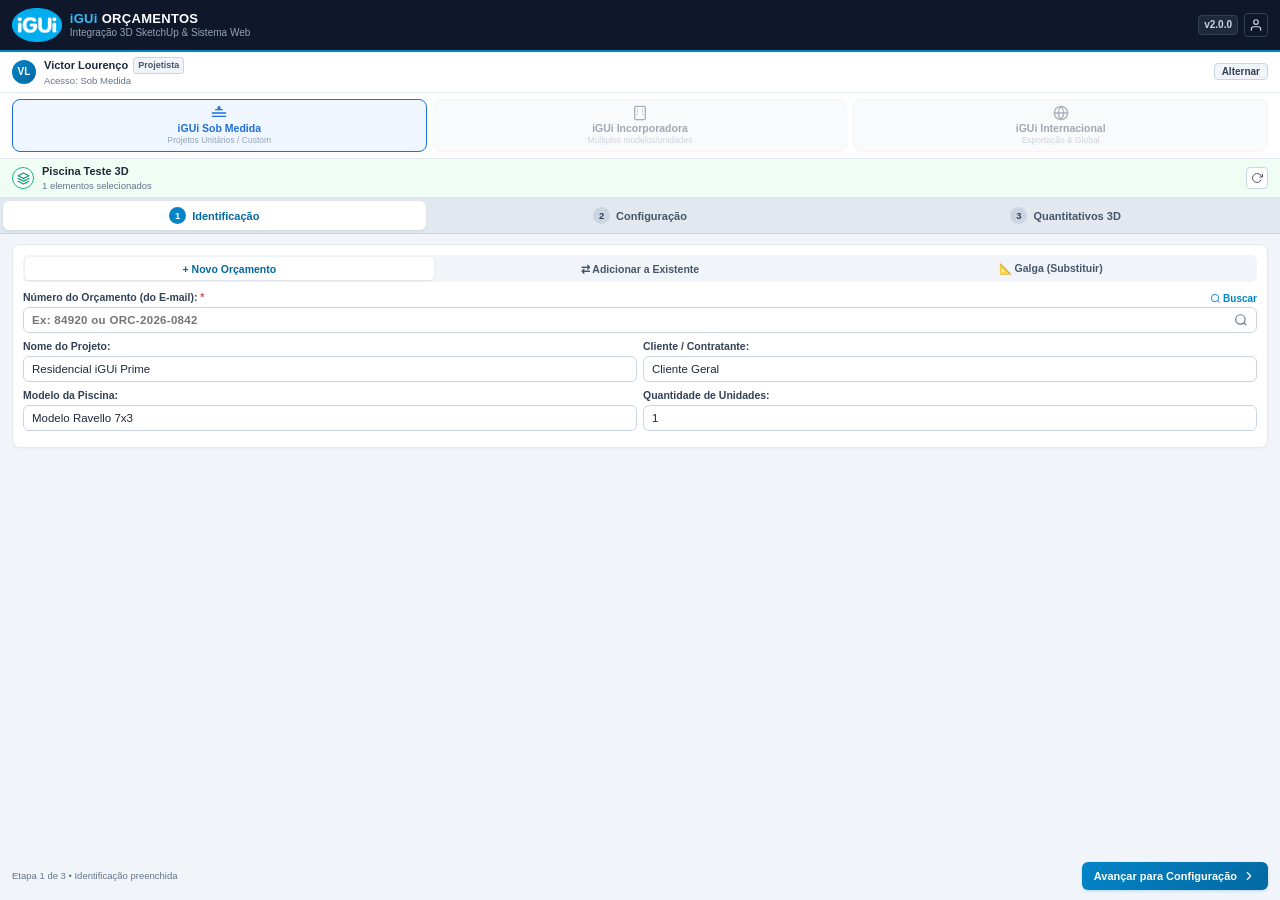
<file: sketchup_plugin/papasys_paginacao/html/dialog.html>
<!DOCTYPE html>
<html lang="pt-BR">
<head>
  <meta charset="UTF-8">
  <meta name="viewport" content="width=device-width, initial-scale=1.0">
  <title>iGUi Orçamentos 3D</title>
  <link rel="stylesheet" href="dialog.css">
</head>
<body>
  <div class="app-container">
    
    <!-- Topbar: Branding + Versão + Usuário Ativo -->
    <header class="header">
      <div class="brand">
        <img src="Logo_Oficial_iGUi.png" alt="iGUi" style="height: 34px; width: auto; object-fit: contain;">
        <div>
          <h1 class="title"><span class="title-blue">iGUi</span> <span class="title-dark">ORÇAMENTOS</span></h1>
          <p class="subtitle">Integração 3D SketchUp &amp; Sistema Web</p>
        </div>
      </div>

      <div class="header-right">
        <span id="versionBadge" class="badge badge-version">v2.1.0</span>
        <button id="btnToggleUser" class="btn-icon" title="Alternar Usuário / Permissões" onclick="toggleModalUser()">
          <svg viewBox="0 0 24 24" width="14" height="14" fill="none" stroke="currentColor" stroke-width="2" stroke-linecap="round" stroke-linejoin="round">
            <path d="M20 21v-2a4 4 0 0 0-4-4H8a4 4 0 0 0-4 4v2"></path>
            <circle cx="12" cy="7" r="4"></circle>
          </svg>
        </button>
      </div>
    </header>

    <!-- Barra de Usuário Logado & Permissões (Seção 3 e 4) -->
    <div class="user-strip">
      <div class="user-avatar" id="userAvatar">VL</div>
      <div class="user-info">
        <div class="user-name-row">
          <span id="lblUserName" class="user-name">Victor Lourenço</span>
          <span id="lblUserRole" class="badge-role">Usuário</span>
        </div>
        <div id="lblUserDivisions" class="user-permissions">Acesso: iGUi Sob Medida</div>
      </div>
      <button class="btn-switch-user" onclick="toggleModalUser()" title="Trocar Usuário">Alternar</button>
    </div>

    <!-- SEÇÃO 2 & 4: AS 3 DIVISÕES INDEPENDENTES (Botões com ativação por permissão) -->
    <div class="section-divisions">
      <div class="division-buttons-grid">
        <button type="button" id="btnDivSobMedida" class="btn-division active" onclick="selecionarDivisao('sob_medida')">
          <div class="div-icon">
            <svg viewBox="0 0 24 24" width="16" height="16" fill="none" stroke="currentColor" stroke-width="2" stroke-linecap="round" stroke-linejoin="round">
              <path d="M2 12h20M2 17h20M7 7h10"></path>
              <circle cx="12" cy="4" r="1.5"></circle>
            </svg>
          </div>
          <div class="div-name">iGUi Sob Medida</div>
          <div class="div-hint">Projetos Unitários / Custom</div>
        </button>

        <button type="button" id="btnDivIncorporadora" class="btn-division" onclick="selecionarDivisao('incorporadora')">
          <div class="div-icon">
            <svg viewBox="0 0 24 24" width="16" height="16" fill="none" stroke="currentColor" stroke-width="2" stroke-linecap="round" stroke-linejoin="round">
              <rect x="4" y="2" width="16" height="20" rx="2" ry="2"></rect>
              <line x1="9" y1="22" x2="9" y2="22.01"></line>
              <line x1="15" y1="22" x2="15" y2="22.01"></line>
              <line x1="8" y1="6" x2="8" y2="6.01"></line>
              <line x1="16" y1="6" x2="16" y2="6.01"></line>
              <line x1="8" y1="10" x2="8" y2="10.01"></line>
              <line x1="16" y1="10" x2="16" y2="10.01"></line>
              <line x1="8" y1="14" x2="8" y2="14.01"></line>
              <line x1="16" y1="14" x2="16" y2="14.01"></line>
            </svg>
          </div>
          <div class="div-name">iGUi Incorporadora</div>
          <div class="div-hint">Múltiplos modelos/unidades</div>
        </button>

        <button type="button" id="btnDivInternacional" class="btn-division" onclick="selecionarDivisao('internacional')">
          <div class="div-icon">
            <svg viewBox="0 0 24 24" width="16" height="16" fill="none" stroke="currentColor" stroke-width="2" stroke-linecap="round" stroke-linejoin="round">
              <circle cx="12" cy="12" r="10"></circle>
              <line x1="2" y1="12" x2="22" y2="12"></line>
              <path d="M12 2a15.3 15.3 0 0 1 4 10 15.3 15.3 0 0 1-4 10 15.3 15.3 0 0 1-4-10 15.3 15.3 0 0 1 4-10z"></path>
            </svg>
          </div>
          <div class="div-name">iGUi Internacional</div>
          <div class="div-hint">Exportação &amp; Global</div>
        </button>
      </div>
      <div id="divisionPermissionNotice" class="division-notice" style="display: none;"></div>

      <!-- Status de Sincronização & Pendências (Seção 14.1) -->
      <div id="pluginSyncBanner" class="plugin-sync-banner" style="display: none;">
        <div class="sync-banner-content">
          <span id="pluginSyncIcon">⏳</span>
          <span id="pluginSyncText">Orçamentos pendentes na fila local</span>
        </div>
        <button type="button" id="btnPluginReenviarTop" class="btn-sync-retry" onclick="solicitarReenvioPendentes()">
          Reenviar (<span id="topPendentesCount">0</span>)
        </button>
      </div>
    </div>

    <!-- Live Preview da Seleção do SketchUp -->
    <div id="selectionChip" class="selection-chip no-sel" onclick="solicitarInspecao()" title="Clique para atualizar detecção da seleção no SketchUp">
      <span class="selection-status-icon">
        <svg viewBox="0 0 24 24" width="13" height="13" fill="none" stroke="currentColor" stroke-width="2" stroke-linecap="round" stroke-linejoin="round">
          <polygon points="12 2 2 7 12 12 22 7 12 2"></polygon>
          <polyline points="2 17 12 22 22 17"></polyline>
          <polyline points="2 12 12 17 22 12"></polyline>
        </svg>
      </span>
      <div class="selection-details">
        <div class="selection-status-row">
          <div id="selectionStatusText" class="selection-status-title">Nenhuma piscina selecionada</div>
          <span id="badgeCurva" class="badge-curva" style="display: none;">
            <svg viewBox="0 0 24 24" width="10" height="10" fill="none" stroke="currentColor" stroke-width="2" style="vertical-align: -1px; margin-right: 2px;">
              <path d="M2 12c3-4 6-4 9 0s6 4 9 0"></path>
            </svg>
            Curvas
          </span>
        </div>
        <div id="selectionDimsText" class="selection-status-sub">Selecione o grupo ou faces da piscina no SketchUp</div>
      </div>
      <button type="button" class="btn-detect-refresh" title="Atualizar detecção da seleção" onclick="event.stopPropagation(); solicitarInspecao();">
        <svg viewBox="0 0 24 24" width="12" height="12" fill="none" stroke="currentColor" stroke-width="2">
          <polyline points="23 4 23 10 17 10"></polyline>
          <path d="M20.49 15a9 9 0 1 1-2.12-9.36L23 10"></path>
        </svg>
      </button>
    </div>

    <!-- BARRA DE ABAS 1, 2 E 3 (Zero Scroll) -->
    <nav class="plugin-tabs-nav" aria-label="Navegação em abas">
      <button type="button" id="tabBtn1" class="tab-nav-btn active" onclick="switchTab(1)">
        <span class="tab-badge">1</span>
        <span class="tab-title">Identificação</span>
      </button>
      <button type="button" id="tabBtn2" class="tab-nav-btn" onclick="switchTab(2)">
        <span class="tab-badge">2</span>
        <span class="tab-title">Configuração</span>
      </button>
      <button type="button" id="tabBtn3" class="tab-nav-btn" onclick="switchTab(3)">
        <span class="tab-badge">3</span>
        <span class="tab-title">Quantitativos 3D</span>
      </button>
    </nav>

    <!-- CONTAINER DAS ABAS (Sem scroll vertical, organizado por abas) -->
    <main class="tabs-body">

      <!-- ==================================================================== -->
      <!-- ABA 1: IDENTIFICAÇÃO DO ORÇAMENTO -->
      <!-- ==================================================================== -->
      <section id="tabPanel1" class="tab-pane active">
        <div class="card form-card">
          
          <!-- Seletor de Modo: Novo vs Existente vs Galga (Substituir) -->
          <div class="segmented-control">
            <button type="button" id="tabModoNovo" class="seg-btn active" onclick="setModoOrcamento('novo')">+ Novo Orçamento</button>
            <button type="button" id="tabModoExistente" class="seg-btn" onclick="setModoOrcamento('existente')">⇄ Adicionar a Existente</button>
            <button type="button" id="tabModoGalga" class="seg-btn" onclick="setModoOrcamento('galga')">📐 Galga (Substituir)</button>
          </div>

          <!-- CAMPO PRINCIPAL: NÚMERO DO ORÇAMENTO (MANUAL / DO EMAIL) -->
          <div class="form-group">
            <div class="label-with-action">
              <label for="inputNumeroOrcamento" class="form-label">
                Número do Orçamento (do E-mail):
                <span class="req-star">*</span>
              </label>
              <button type="button" class="btn-link-action" onclick="pesquisarOrcamentoPorNumero()">
                <svg viewBox="0 0 24 24" width="11" height="11" fill="none" stroke="currentColor" stroke-width="2" style="vertical-align: -1px; margin-right: 2px;">
                  <circle cx="11" cy="11" r="8"></circle>
                  <line x1="21" y1="21" x2="16.65" y2="16.65"></line>
                </svg>
                Buscar
              </button>
            </div>
            <div class="search-input-wrap">
              <input type="text" id="inputNumeroOrcamento" class="form-control input-budget-code" placeholder="Ex: 84920 ou ORC-2026-0842" oninput="appState.budget_code = this.value" onkeyup="if(event.key==='Enter') pesquisarOrcamentoPorNumero()">
              <button type="button" id="btnBuscarOrcamento" class="btn-search-inline" onclick="pesquisarOrcamentoPorNumero()" title="Pesquisar este número na base de dados">
                <svg viewBox="0 0 24 24" width="14" height="14" fill="none" stroke="currentColor" stroke-width="2">
                  <circle cx="11" cy="11" r="8"></circle>
                  <line x1="21" y1="21" x2="16.65" y2="16.65"></line>
                </svg>
              </button>
            </div>
          </div>

          <!-- BANNER DINÂMICO DE PESQUISA (Encontrado vs Não Encontrado com Pergunta) -->
          <div id="boxStatusBuscaOrcamento" class="budget-status-box" style="display: none;">
            <!-- Injetado dinamicamente via JS -->
          </div>

          <!-- Dados do Projeto e Cliente -->
          <div class="grid-2">
            <div class="form-group">
              <label for="inputProjeto" class="form-label">Nome do Projeto:</label>
              <input type="text" id="inputProjeto" class="form-control" value="Residencial iGUi Prime">
            </div>
            <div class="form-group">
              <label for="inputCliente" class="form-label">Cliente / Contratante:</label>
              <input type="text" id="inputCliente" class="form-control" value="Cliente Geral">
            </div>
          </div>

          <!-- Modelo e Unidades (Seção 5) -->
          <div class="grid-2">
            <div class="form-group">
              <label for="inputModelo" class="form-label">Modelo da Piscina:</label>
              <input type="text" id="inputModelo" class="form-control" value="Modelo Ravello 7x3">
            </div>
            <div class="form-group">
              <label for="inputUnidades" class="form-label">Quantidade de Unidades:</label>
              <div class="units-input-wrap">
                <input type="number" id="inputUnidades" class="form-control" value="1" min="1" step="1" oninput="atualizarCalculosFinanceiros()">
                <span id="badgeSobMedidaUnidade" class="badge-units-lock" style="display: none;">1 un (Sob Medida)</span>
              </div>
            </div>
          </div>

          <!-- Lista Suspensa Auxiliar (Adicionar a Existente) -->
          <div id="blocoOrcamentoExistente" style="display: none;" class="form-group mt-1">
            <div class="label-with-action">
              <label for="selectOrcamentoExistente" class="form-label">Ou selecione na lista recente:</label>
              <button type="button" class="btn-link-action" onclick="carregarOrcamentosExistentes()">Atualizar lista</button>
            </div>
            <select id="selectOrcamentoExistente" class="form-control" onchange="aoSelecionarOrcamentoExistente()">
              <option value="">Carregando orçamentos...</option>
            </select>
          </div>

        </div>

        <!-- Footer da Aba 1 -->
        <div class="tab-footer">
          <div class="tab-footer-hint">Etapa 1 de 3 &bull; Identificação preenchida</div>
          <button type="button" class="btn btn-primary-igui btn-nav-step" onclick="switchTab(2)">
            Avançar para Configuração
            <svg viewBox="0 0 24 24" width="14" height="14" fill="none" stroke="currentColor" stroke-width="2" stroke-linecap="round" stroke-linejoin="round">
              <polyline points="9 18 15 12 9 6"></polyline>
            </svg>
          </button>
        </div>
      </section>

      <!-- ==================================================================== -->
      <!-- ABA 2: CONFIGURAÇÃO TÉCNICA DA PISCINA -->
      <!-- ==================================================================== -->
      <section id="tabPanel2" class="tab-pane" style="display: none;">
        <div class="card form-card">

          <!-- 6.1 Etapa do Orçamento (Prévia vs Galga) -->
          <div class="form-group">
            <label class="form-label">Etapa do Orçamento:</label>
            <div class="stage-toggle-grid">
              <button type="button" id="btnEtapaPrevia" class="btn-stage active" onclick="setEtapa('previa')">
                <div class="stage-title">Prévia</div>
                <div class="stage-desc">Estimativa preliminar (+5% margem padrão)</div>
              </button>
              <button type="button" id="btnEtapaGalga" class="btn-stage" onclick="setEtapa('galga')">
                <div class="stage-title">Galga (Pré-venda)</div>
                <div class="stage-desc">Quadro técnico pré-venda (0% margem)</div>
              </button>
            </div>
            <div class="stage-note">
              <svg viewBox="0 0 24 24" width="12" height="12" fill="none" stroke="currentColor" stroke-width="2" style="vertical-align: -1px; margin-right: 3px;">
                <circle cx="12" cy="12" r="10"></circle>
                <line x1="12" y1="16" x2="12" y2="12"></line>
                <line x1="12" y1="8" x2="12.01" y2="8"></line>
              </svg>
              <strong>Desenho Técnico (Venda):</strong> executado diretamente no sistema web, sem passar pelo SketchUp.
            </div>
          </div>

          <!-- 6.2 Tipo de Piscina & 6.3 Estrutura -->
          <div class="grid-2">
            <div class="form-group">
              <label class="form-label">Tipo de Piscina:</label>
              <div class="radio-pill-group">
                <label class="pill-radio active" id="lblTipoConvencional">
                  <input type="radio" name="poolType" value="convencional" checked onchange="setTipoPiscina('convencional')">
                  Convencional
                </label>
                <label class="pill-radio" id="lblTipoEspecial">
                  <input type="radio" name="poolType" value="especial" onchange="setTipoPiscina('especial')">
                  Especial
                </label>
              </div>
            </div>

            <div class="form-group">
              <label class="form-label">Estrutura:</label>
              <div class="radio-pill-group">
                <label class="pill-radio active" id="lblEstNaoAuto">
                  <input type="radio" name="structureType" value="nao_autoportante" checked onchange="setEstrutura('nao_autoportante')">
                  Não autoportante
                </label>
                <label class="pill-radio" id="lblEstAuto">
                  <input type="radio" name="structureType" value="autoportante" onchange="setEstrutura('autoportante')">
                  Autoportante (+50%)
                </label>
              </div>
            </div>
          </div>

          <!-- 6.4 Revestimento (Seção 6 e 7) -->
          <div class="form-group">
            <label class="form-label">Revestimento:</label>
            <div class="coating-buttons-grid">
              <button type="button" class="btn-coating" data-val="pastilha_5x5" onclick="setRevestimento('pastilha_5x5')">
                <span class="c-title">Pastilha 5x5</span>
                <span class="c-finish">BP11 / C3</span>
              </button>
              <button type="button" class="btn-coating" data-val="pastilha_7_5x7_5" onclick="setRevestimento('pastilha_7_5x7_5')">
                <span class="c-title">Pastilha 7,5x7,5</span>
                <span class="c-finish">Boleada 7,5</span>
              </button>
              <button type="button" class="btn-coating" data-val="pastilha_10x10" onclick="setRevestimento('pastilha_10x10')">
                <span class="c-title">Pastilha 10x10</span>
                <span class="c-finish">BP11 / C3</span>
              </button>
              <button type="button" class="btn-coating active" data-val="pastilha_15x15" onclick="setRevestimento('pastilha_15x15')">
                <span class="c-title">Pastilha 15x15</span>
                <span class="c-finish">Boleada 15</span>
              </button>
              <button type="button" class="btn-coating" data-val="porcelanato_villagres" onclick="setRevestimento('porcelanato_villagres')">
                <span class="c-title">Porcelanato Villagres</span>
                <span class="c-finish">Personalizado</span>
              </button>
              <button type="button" class="btn-coating" data-val="personalizado" onclick="setRevestimento('personalizado')">
                <span class="c-title">Personalizado</span>
                <span class="c-finish">Definido depois</span>
              </button>
            </div>
          </div>

          <!-- Molde (Incorporadora - Seção 10.2) -->
          <div id="rowMoldeIncorporadora" class="form-group" style="display: none;">
            <div class="mold-box">
              <div class="mold-info">
                <span class="mold-label">Regra de Molde (Incorporadora):</span>
                <span id="lblMoldeStatus" class="mold-sub">Definido automaticamente por unidades &ge; 10</span>
              </div>
              <label class="switch-toggle" title="Alterar manualmente para Com Molde / Sem Molde">
                <input type="checkbox" id="chkHasMold" onchange="aoAlternarMoldeManual()">
                <span class="slider"></span>
              </label>
            </div>
          </div>

        </div>

        <!-- Footer da Aba 2 -->
        <div class="tab-footer">
          <button type="button" class="btn btn-secondary btn-nav-step" onclick="switchTab(1)">
            <svg viewBox="0 0 24 24" width="14" height="14" fill="none" stroke="currentColor" stroke-width="2" stroke-linecap="round" stroke-linejoin="round">
              <polyline points="15 18 9 12 15 6"></polyline>
            </svg>
            Voltar
          </button>
          <button type="button" class="btn btn-primary-igui btn-nav-step" onclick="switchTab(3)">
            Avançar para Quantitativos
            <svg viewBox="0 0 24 24" width="14" height="14" fill="none" stroke="currentColor" stroke-width="2" stroke-linecap="round" stroke-linejoin="round">
              <polyline points="9 18 15 12 9 6"></polyline>
            </svg>
          </button>
        </div>
      </section>

      <!-- ==================================================================== -->
      <!-- ABA 3: QUANTITATIVOS 3D & ACABAMENTOS -->
      <!-- ==================================================================== -->
      <section id="tabPanel3" class="tab-pane" style="display: none;">
        <div class="card form-card">

          <!-- Barra de Ações Rápidas de Materiais -->
          <div class="mat-actions-toolbar">
            <div class="mat-status-badges">
              <span class="mat-badge-status mat-badge-revest">
                <span class="mat-dot mat-revest"></span>
                Revest: <strong id="lblStatusMatRevest">Detectando...</strong>
              </span>
              <span class="mat-badge-status mat-badge-lamina">
                <span class="mat-dot mat-lamina"></span>
                Lamina: <strong id="lblStatusMatLamina">Detectando...</strong>
              </span>
            </div>
            <div class="mat-buttons-group">
              <button type="button" class="btn-sub-action" onclick="executarAnaliseGeometrica(true)" title="Recalcular geometria da piscina selecionada">
                <svg viewBox="0 0 24 24" width="12" height="12" fill="none" stroke="currentColor" stroke-width="2">
                  <polyline points="23 4 23 10 17 10"></polyline>
                  <path d="M20.49 15a9 9 0 1 1-2.12-9.36L23 10"></path>
                </svg>
                Recalcular
              </button>
              <button type="button" class="btn-sub-action btn-apply-mat" onclick="aplicarLaminacaoTotal()" title="Pintar todo o componente de cinza (Laminação iGUi)">
                <svg viewBox="0 0 24 24" width="12" height="12" fill="none" stroke="currentColor" stroke-width="2">
                  <path d="M12 19l7-7 3 3-7 7-3-3z"></path>
                  <path d="M18 13l-1.5-7.5L2 2l3.5 14.5L13 18l5-5z"></path>
                  <path d="M2 2l7.586 7.586"></path>
                  <circle cx="11" cy="11" r="2"></circle>
                </svg>
                Aplicar Laminação
              </button>
            </div>
          </div>

          <!-- Grid de Quantitativos 3D (Seção 8) -->
          <div class="quant-grid">
            <div class="quant-item" onclick="destacarRevestimento3D()" style="cursor: pointer;" title="Clique para inspecionar / selecionar faces de revestimento no 3D">
              <div class="quant-label-row">
                <span class="quant-label">Área Revestimento (Interna)</span>
                <button type="button" class="btn-copy-card" onclick="event.stopPropagation(); copiarValorQuant('inputAreaRevest', 'Área Revestimento', ' m²')" title="Copiar Área Revestimento">
                  <svg viewBox="0 0 24 24" width="11" height="11" fill="none" stroke="currentColor" stroke-width="2">
                    <rect x="9" y="9" width="13" height="13" rx="2" ry="2"></rect>
                    <path d="M5 15H4a2 2 0 0 1-2-2V4a2 2 0 0 1 2-2h9a2 2 0 0 1 2 2v1"></path>
                  </svg>
                </button>
              </div>
              <div class="quant-val-row-edit">
                <input type="number" id="inputAreaRevest" class="quant-input-edit" step="0.01" min="0" value="0.00" oninput="aoEditarAreaRevest(this.value)" onclick="event.stopPropagation()" title="Clique para editar Área de Revestimento (m²)">
                <span class="quant-unit">m²</span>
                <span id="statAreaRevest" style="display: none;">0.00</span>
              </div>
            </div>

            <div class="quant-item" onclick="destacarLaminacao3D()" style="cursor: pointer;" title="Clique para inspecionar / selecionar faces de laminação (borda + paredes externas) no 3D">
              <div class="quant-label-row">
                <span class="quant-label">Área Laminação (Externa + Borda)</span>
                <button type="button" class="btn-copy-card" onclick="event.stopPropagation(); copiarValorQuant('inputAreaLamina', 'Área Laminação', ' m²')" title="Copiar Área Laminação">
                  <svg viewBox="0 0 24 24" width="11" height="11" fill="none" stroke="currentColor" stroke-width="2">
                    <rect x="9" y="9" width="13" height="13" rx="2" ry="2"></rect>
                    <path d="M5 15H4a2 2 0 0 1-2-2V4a2 2 0 0 1 2-2h9a2 2 0 0 1 2 2v1"></path>
                  </svg>
                </button>
              </div>
              <div class="quant-val-row-edit">
                <input type="number" id="inputAreaLamina" class="quant-input-edit" step="0.01" min="0" value="0.00" oninput="aoEditarAreaLamina(this.value)" onclick="event.stopPropagation()" title="Clique para editar Área de Laminação (m²)">
                <span class="quant-unit">m²</span>
                <span id="statAreaLamina" style="display: none;">0.00</span>
              </div>
            </div>

            <div class="quant-item">
              <div class="quant-label-row">
                <span class="quant-label">Volume Interno da Piscina</span>
                <button type="button" class="btn-copy-card" onclick="copiarValorQuant('inputVolumeM3', 'Volume', ' m³')" title="Copiar Volume">
                  <svg viewBox="0 0 24 24" width="11" height="11" fill="none" stroke="currentColor" stroke-width="2">
                    <rect x="9" y="9" width="13" height="13" rx="2" ry="2"></rect>
                    <path d="M5 15H4a2 2 0 0 1-2-2V4a2 2 0 0 1 2-2h9a2 2 0 0 1 2 2v1"></path>
                  </svg>
                </button>
              </div>
              <div class="quant-val-row-edit">
                <input type="number" id="inputVolumeM3" class="quant-input-edit" step="0.01" min="0" value="0.00" oninput="aoEditarVolumeM3(this.value)" title="Clique para editar Volume (m³)">
                <span class="quant-unit">m³</span>
                <span id="statVolumeM3" style="display: none;">0.00</span>
              </div>
              <div id="statVolumeLitros" class="quant-sub">0 L</div>
            </div>

            <div class="quant-item quant-item-editable">
              <div class="quant-label-row">
                <span class="quant-label">Cantos Lineares (m)</span>
                <button type="button" class="btn-copy-card" onclick="copiarValorQuant('inputCantosLineares', 'Cantos Lineares', ' m')" title="Copiar Cantos Lineares">
                  <svg viewBox="0 0 24 24" width="11" height="11" fill="none" stroke="currentColor" stroke-width="2">
                    <rect x="9" y="9" width="13" height="13" rx="2" ry="2"></rect>
                    <path d="M5 15H4a2 2 0 0 1-2-2V4a2 2 0 0 1 2-2h9a2 2 0 0 1 2 2v1"></path>
                  </svg>
                </button>
              </div>
              <div class="quant-val-row-edit">
                <input type="number" id="inputCantosLineares" class="quant-input-edit" step="0.01" min="0" value="0.00" oninput="aoEditarCantosLineares(this.value)" title="Clique para editar metragem de cantos lineares">
                <span class="quant-unit">m</span>
                <span id="statCantosLineares" style="display: none;">0.00</span>
              </div>
              <div class="quant-sub-row-edit">
                <span class="quant-sub-label">Quinas vivas:</span>
                <div class="quant-quinas-wrap">
                  <input type="number" id="inputQuinasVivas" class="quant-input-quinas" step="1" min="0" value="0" oninput="aoEditarQuinasVivas(this.value)" title="Clique para editar quantidade de quinas vivas">
                  <button type="button" class="btn-copy-card btn-copy-mini" onclick="copiarValorQuant('inputQuinasVivas', 'Quinas Vivas', ' un')" title="Copiar Quinas Vivas">
                    <svg viewBox="0 0 24 24" width="9" height="9" fill="none" stroke="currentColor" stroke-width="2">
                      <rect x="9" y="9" width="13" height="13" rx="2" ry="2"></rect>
                      <path d="M5 15H4a2 2 0 0 1-2-2V4a2 2 0 0 1 2-2h9a2 2 0 0 1 2 2v1"></path>
                    </svg>
                  </button>
                  <span id="statQuinasVivas" style="display: none;">0 quinas vivas</span>
                </div>
              </div>
            </div>
          </div>

          <!-- Seção 7: Peças de Acabamento Calculadas (Inclusas no preço do m² - Seção 9.1) -->
          <div id="boxAcabamentos" class="finish-box">
            <div class="finish-header">
              <span class="finish-title">Peças de Acabamento (Inclusas no m² - Seção 9.1)</span>
              <span id="badgeFinishRule" class="badge-finish-rule">BP11 + C3</span>
            </div>
            
            <div id="finishDetailsNormal" class="finish-items-list">
              <div class="finish-row">
                <span id="lblFinishLinearNome" class="finish-name">Cantoneira BP11 (20 cm)</span>
                <div class="finish-qty-wrap">
                  <input type="number" id="inputFinishLinearQtd" class="quant-input-finish" min="0" step="1" value="0" oninput="aoEditarFinishLinear(this.value)" title="Clique para editar quantidade de peças lineares">
                  <span class="finish-unit">un</span>
                  <button type="button" class="btn-copy-card btn-copy-mini" onclick="copiarValorQuant('inputFinishLinearQtd', 'Peças Lineares', ' un')" title="Copiar quantidade de peças lineares">
                    <svg viewBox="0 0 24 24" width="10" height="10" fill="none" stroke="currentColor" stroke-width="2">
                      <rect x="9" y="9" width="13" height="13" rx="2" ry="2"></rect>
                      <path d="M5 15H4a2 2 0 0 1-2-2V4a2 2 0 0 1 2-2h9a2 2 0 0 1 2 2v1"></path>
                    </svg>
                  </button>
                  <span id="lblFinishLinearQtd" style="display: none;">0 un</span>
                </div>
              </div>
              <div class="finish-row">
                <span id="lblFinishQuinaNome" class="finish-name">Peça C3 (quina viva)</span>
                <div class="finish-qty-wrap">
                  <input type="number" id="inputFinishQuinaQtd" class="quant-input-finish" min="0" step="1" value="0" oninput="aoEditarFinishQuina(this.value)" title="Clique para editar quantidade de quinas/quebra-canto">
                  <span class="finish-unit">un</span>
                  <button type="button" class="btn-copy-card btn-copy-mini" onclick="copiarValorQuant('inputFinishQuinaQtd', 'Peças Quina', ' un')" title="Copiar quantidade de quinas">
                    <svg viewBox="0 0 24 24" width="10" height="10" fill="none" stroke="currentColor" stroke-width="2">
                      <rect x="9" y="9" width="13" height="13" rx="2" ry="2"></rect>
                      <path d="M5 15H4a2 2 0 0 1-2-2V4a2 2 0 0 1 2-2h9a2 2 0 0 1 2 2v1"></path>
                    </svg>
                  </button>
                  <span id="lblFinishQuinaQtd" style="display: none;">0 un</span>
                </div>
              </div>
            </div>

            <!-- Alerta de Revestimento Personalizado (Seção 7) -->
            <div id="alertPersonalizado" class="alert-personalizado" style="display: none;">
              <div class="alert-icon">
                <svg viewBox="0 0 24 24" width="16" height="16" fill="none" stroke="currentColor" stroke-width="2">
                  <path d="M10.29 3.86L1.82 18a2 2 0 0 0 1.71 3h16.94a2 2 0 0 0 1.71-3L13.71 3.86a2 2 0 0 0-3.42 0z"></path>
                  <line x1="12" y1="9" x2="12" y2="13"></line>
                  <line x1="12" y1="17" x2="12.01" y2="17"></line>
                </svg>
              </div>
              <div class="alert-text">
                <strong>Revestimento personalizado – definido posteriormente pelo cliente.</strong>
                <div>Metragens de cantos e quinas apuradas, sem cálculo prévio de acabamentos.</div>
              </div>
            </div>
          </div>

          <!-- Resumo Financeiro da Piscina (Ordem da Seção 9.4) -->
          <div class="pricing-summary-card">
            <div class="price-row">
              <span>1. Preço Base (Revestimento m² × Preço m²):</span>
              <span id="lblValorBase" class="tabular-nums">R$ 0,00</span>
            </div>
            <div class="price-row" id="rowDescontoMolde" style="display: none; color: #16a34a;">
              <span>2. − Desconto Molde (Incorporadora):</span>
              <span id="lblValorDescontoMolde" class="tabular-nums">− R$ 0,00</span>
            </div>
            <div class="price-row" id="rowAutoAcrescimo" style="display: none;">
              <span>3. + Autoportante (+50%):</span>
              <span id="lblValorAuto" class="tabular-nums" style="color: var(--amber-600);">+ R$ 0,00</span>
            </div>
            <div class="price-row" id="rowMargemEtapa">
              <span>4. + Acréscimo da Etapa (<span id="lblMargemPct">Prévia +5%</span>):</span>
              <span id="lblValorMargem" class="tabular-nums">+ R$ 0,00</span>
            </div>
            <div class="price-total-row">
              <div>
                <div class="total-title">Total Estimado (<span id="lblTotalUnitsCount">1 un</span>):</div>
                <div class="total-sub">Valor unitário: <span id="lblValorUnitario">R$ 0,00</span></div>
              </div>
              <div id="lblValorTotalGeral" class="total-value tabular-nums">R$ 0,00</div>
            </div>
          </div>

        </div>

        <!-- Footer da Aba 3: Botão de Envio Principal -->
        <div class="tab-footer">
          <button type="button" class="btn btn-secondary btn-nav-step" onclick="switchTab(2)">
            <svg viewBox="0 0 24 24" width="14" height="14" fill="none" stroke="currentColor" stroke-width="2" stroke-linecap="round" stroke-linejoin="round">
              <polyline points="15 18 9 12 15 6"></polyline>
            </svg>
            Voltar
          </button>
          
          <button id="btnEnviarSistema" class="btn btn-primary-igui btn-send-action" onclick="enviarParaSistemaWeb()">
            <svg viewBox="0 0 24 24" width="16" height="16" fill="none" stroke="currentColor" stroke-width="2" stroke-linecap="round" stroke-linejoin="round">
              <polyline points="20 6 9 17 4 12"></polyline>
            </svg>
            <span id="lblTextoBotaoEnvio">Enviar para iGUi Sob Medida</span>
          </button>
        </div>

        <!-- Status de Sincronização & Fila Offline do Plugin (Seção 14.1) -->
        <div id="syncStatusStrip" class="plugin-sync-status-strip" style="display: none;">
          <div class="sync-status-left">
            <span id="syncStatusIcon">✅</span>
            <span id="syncStatusText">Enviado com sucesso</span>
          </div>
          <button type="button" id="btnReenviarPendentes" class="btn-sync-retry" onclick="solicitarReenvioPendentes()" style="display: none;">
            Reenviar (<span id="countPendentes">0</span>)
          </button>
        </div>
      </section>

    </main>

    <!-- MODAL DE TROCA DE USUÁRIO / PERMISSÕES (Seção 3) -->
    <div id="modalUser" class="modal-overlay" style="display: none;" onclick="fecharModalUserSeClicarFora(event)">
      <div class="modal-card" onclick="event.stopPropagation()">
        <div class="modal-header">
          <div class="modal-title">
            <svg viewBox="0 0 24 24" width="16" height="16" fill="none" stroke="currentColor" stroke-width="2">
              <path d="M20 21v-2a4 4 0 0 0-4-4H8a4 4 0 0 0-4 4v2"></path>
              <circle cx="12" cy="7" r="4"></circle>
            </svg>
            Alternar Usuário &amp; Permissões
          </div>
          <button type="button" class="btn-modal-close" onclick="fecharModalUser()">&times;</button>
        </div>
        <div class="modal-body">
          <!-- Login com E-mail e Senha via Supabase Auth (Seção 12.6) -->
          <div style="background: #f8fafc; border: 1px solid #e2e8f0; border-radius: 8px; padding: 12px; margin-bottom: 14px;">
            <div style="font-weight: 700; font-size: 12px; color: #0f172a; margin-bottom: 8px; display: flex; align-items: center; gap: 6px;">
              <svg viewBox="0 0 24 24" width="14" height="14" fill="none" stroke="currentColor" stroke-width="2">
                <rect x="3" y="11" width="18" height="11" rx="2" ry="2"></rect>
                <path d="M7 11V7a5 5 0 0 1 10 0v4"></path>
              </svg>
              Login com Supabase Auth (API REST):
            </div>
            <div style="display: flex; flex-direction: column; gap: 6px;">
              <input type="email" id="skLoginEmail" placeholder="seu-email@papa.com" style="width: 100%; padding: 6px 10px; border: 1px solid #cbd5e1; border-radius: 6px; font-size: 11.5px; outline: none; background: #ffffff;">
              <input type="password" id="skLoginPassword" placeholder="Senha" value="123456" style="width: 100%; padding: 6px 10px; border: 1px solid #cbd5e1; border-radius: 6px; font-size: 11.5px; outline: none; background: #ffffff;">
              <button type="button" class="btn btn-primary btn-sm" id="btnSkLogin" onclick="executarLoginSupabase()" style="margin-top: 4px; width: 100%; justify-content: center;">
                Autenticar no Supabase
              </button>
              <div id="skLoginErrorMsg" style="color: #b91c1c; font-size: 11px; display: none; line-height: 1.3;"></div>
            </div>
          </div>

          <p class="modal-desc" style="font-size: 11px; color: #64748b; margin-bottom: 6px;">Ou selecione um colaborador para acesso rápido:</p>
          <div id="listaUsuariosLogin" class="users-list-select">
            <!-- Usuários injetados via JS -->
          </div>
        </div>
        <div class="modal-footer">
          <button type="button" class="btn btn-secondary btn-sm" onclick="fecharModalUser()">Fechar</button>
        </div>
      </div>
    </div>

    <!-- Toast Notifications -->
    <div id="toastContainer" class="toast-container"></div>
  </div>

  <script src="dialog.js"></script>
</body>
</html>
</file>
<file: sketchup_plugin/papasys_paginacao/html/dialog.css>
/* ==============================================================================
   iGUi Orçamentos 3D - Estilos do HtmlDialog SketchUp
   Cores Oficiais iGUi: Azul Royal / Tech Cyan / Graphite Slate / Amber
   Layout: 3 Abas (Zero Scroll) & Minimalist SVG Icons (Sem Emojis)
============================================================================== */

:root {
  --igui-blue: #0284c7;
  --igui-blue-dark: #0369a1;
  --igui-navy: #0f172a;
  --igui-cyan: #38bdf8;
  --slate-50: #f8fafc;
  --slate-100: #f1f5f9;
  --slate-200: #e2e8f0;
  --slate-300: #cbd5e1;
  --slate-400: #94a3b8;
  --slate-500: #64748b;
  --slate-600: #475569;
  --slate-700: #334155;
  --slate-800: #1e293b;
  --slate-900: #0f172a;

  --amber-500: #f59e0b;
  --amber-600: #d97706;
  --green-500: #10b981;
  --green-600: #059669;
  --red-500: #ef4444;

  --radius-sm: 6px;
  --radius-md: 8px;
  --radius-lg: 10px;
  --font-family: -apple-system, BlinkMacSystemFont, "Segoe UI", Roboto, Helvetica, Arial, sans-serif;
}

* {
  box-sizing: border-box;
  margin: 0;
  padding: 0;
}

body {
  font-family: var(--font-family);
  background-color: var(--slate-100);
  color: var(--slate-800);
  font-size: 12px;
  line-height: 1.4;
  user-select: none;
  overflow: hidden;
  height: 100vh;
}

.app-container {
  display: flex;
  flex-direction: column;
  height: 100vh;
  overflow: hidden;
}

/* ==============================================================================
   HEADER & USER STRIP
============================================================================== */
.header {
  display: flex;
  align-items: center;
  justify-content: space-between;
  padding: 8px 12px;
  background-color: var(--slate-900);
  color: white;
  border-bottom: 2px solid var(--igui-blue);
  flex-shrink: 0;
}

.brand {
  display: flex;
  align-items: center;
  gap: 8px;
}

.brand-logo-badge {
  background: linear-gradient(135deg, #0284c7, #38bdf8);
  color: white;
  font-weight: 900;
  font-size: 12px;
  letter-spacing: 0.5px;
  padding: 2px 7px;
  border-radius: 4px;
}

.title {
  font-size: 13px;
  font-weight: 800;
  letter-spacing: 0.3px;
  line-height: 1.1;
}

.title-blue {
  color: var(--igui-cyan);
}

.title-dark {
  color: white;
}

.subtitle {
  font-size: 10px;
  color: var(--slate-400);
  line-height: 1.1;
}

.header-right {
  display: flex;
  align-items: center;
  gap: 6px;
}

.badge-version {
  background-color: var(--slate-800);
  color: var(--slate-300);
  font-size: 10px;
  padding: 2px 5px;
  border-radius: 4px;
  font-weight: 600;
  border: 1px solid var(--slate-700);
}

.btn-icon {
  background: transparent;
  border: 1px solid var(--slate-700);
  color: var(--slate-300);
  border-radius: 4px;
  width: 24px;
  height: 24px;
  display: flex;
  align-items: center;
  justify-content: center;
  cursor: pointer;
  transition: all 0.15s;
}

.btn-icon:hover {
  background-color: var(--slate-800);
  color: white;
  border-color: var(--igui-blue);
}

/* User Strip */
.user-strip {
  display: flex;
  align-items: center;
  gap: 8px;
  padding: 5px 12px;
  background-color: white;
  border-bottom: 1px solid var(--slate-200);
  flex-shrink: 0;
}

.user-avatar {
  width: 24px;
  height: 24px;
  border-radius: 50%;
  background: linear-gradient(135deg, #0284c7, #0369a1);
  color: white;
  display: flex;
  align-items: center;
  justify-content: center;
  font-size: 10px;
  font-weight: 700;
  flex-shrink: 0;
}

.user-info {
  flex: 1;
  min-width: 0;
}

.user-name-row {
  display: flex;
  align-items: center;
  gap: 5px;
}

.user-name {
  font-size: 11px;
  font-weight: 700;
  color: var(--slate-800);
  white-space: nowrap;
  overflow: hidden;
  text-overflow: ellipsis;
}

.badge-role {
  font-size: 9px;
  font-weight: 700;
  padding: 1px 4px;
  border-radius: 3px;
  background-color: var(--slate-100);
  color: var(--slate-600);
  border: 1px solid var(--slate-300);
}

.badge-role.admin {
  background-color: #e0f2fe;
  color: #0369a1;
  border-color: #bae6fd;
}

.user-permissions {
  font-size: 9.5px;
  color: var(--slate-500);
  white-space: nowrap;
  overflow: hidden;
  text-overflow: ellipsis;
}

.btn-switch-user {
  background-color: var(--slate-100);
  border: 1px solid var(--slate-300);
  border-radius: 4px;
  font-size: 10px;
  font-weight: 600;
  padding: 2px 7px;
  color: var(--slate-700);
  cursor: pointer;
  transition: all 0.15s;
}

.btn-switch-user:hover {
  background-color: var(--slate-200);
  color: var(--slate-900);
}

/* ==============================================================================
   SEÇÃO 2 & 4: AS 3 DIVISÕES INDEPENDENTES
============================================================================== */
.section-divisions {
  padding: 6px 12px;
  background-color: white;
  border-bottom: 1px solid var(--slate-200);
  flex-shrink: 0;
}

.division-buttons-grid {
  display: grid;
  grid-template-columns: repeat(3, 1fr);
  gap: 6px;
}

.btn-division {
  background-color: var(--slate-50);
  border: 1.5px solid var(--slate-200);
  border-radius: var(--radius-md);
  padding: 5px 4px;
  text-align: center;
  cursor: pointer;
  transition: all 0.15s ease-in-out;
  display: flex;
  flex-direction: column;
  align-items: center;
  gap: 2px;
}

.btn-division .div-icon {
  display: flex;
  align-items: center;
  justify-content: center;
  color: var(--slate-600);
}

.btn-division .div-name {
  font-size: 10.5px;
  font-weight: 700;
  color: var(--slate-700);
  line-height: 1.1;
}

.btn-division .div-hint {
  font-size: 8.5px;
  color: var(--slate-400);
  line-height: 1.1;
}

.btn-division:hover:not(:disabled) {
  border-color: var(--igui-blue);
  background-color: #f0f9ff;
}

.btn-division.active {
  border-color: #1E6FD9;
  background-color: #e0f2fe;
}

.btn-division#btnDivSobMedida.active {
  border-color: #1E6FD9;
  background-color: #eff6ff;
}
.btn-division#btnDivSobMedida.active .div-icon,
.btn-division#btnDivSobMedida.active .div-name {
  color: #1E6FD9;
}

.btn-division#btnDivInc.active {
  border-color: #1F9D55;
  background-color: #f0fdf4;
}
.btn-division#btnDivInc.active .div-icon,
.btn-division#btnDivInc.active .div-name {
  color: #1F9D55;
}

.btn-division#btnDivInt.active {
  border-color: #E8792B;
  background-color: #fff7ed;
}
.btn-division#btnDivInt.active .div-icon,
.btn-division#btnDivInt.active .div-name {
  color: #E8792B;
}

.btn-division:disabled, .btn-division.disabled {
  opacity: 0.45;
  cursor: not-allowed;
  background-color: var(--slate-100);
  border-color: var(--slate-200);
}

/* ==============================================================================
   SELECTION CHIP
============================================================================== */
.selection-chip {
  display: flex;
  align-items: center;
  gap: 8px;
  padding: 5px 12px;
  background-color: #f8fafc;
  border-bottom: 1px solid var(--slate-200);
  cursor: pointer;
  flex-shrink: 0;
}

.selection-chip.has-sel {
  background-color: #f0fdf4;
  border-color: #bbf7d0;
}

.selection-chip.no-sel {
  background-color: #fffbeb;
  border-color: #fef3c7;
}

.selection-status-icon {
  width: 22px;
  height: 22px;
  border-radius: 50%;
  background-color: white;
  border: 1px solid var(--slate-300);
  display: flex;
  align-items: center;
  justify-content: center;
  color: var(--slate-500);
  flex-shrink: 0;
}

.selection-chip.has-sel .selection-status-icon {
  color: var(--green-600);
  border-color: var(--green-500);
}

.selection-details {
  flex: 1;
  min-width: 0;
}

.selection-status-row {
  display: flex;
  align-items: center;
  gap: 5px;
}

.selection-status-title {
  font-size: 11px;
  font-weight: 700;
  color: var(--slate-800);
}

.selection-status-sub {
  font-size: 9.5px;
  color: var(--slate-500);
}

.badge-curva {
  font-size: 9px;
  background-color: #e0f2fe;
  color: #0369a1;
  padding: 1px 4px;
  border-radius: 3px;
  font-weight: 600;
  display: inline-flex;
  align-items: center;
}

.btn-detect-refresh {
  background: white;
  border: 1px solid var(--slate-300);
  border-radius: 4px;
  width: 22px;
  height: 22px;
  display: flex;
  align-items: center;
  justify-content: center;
  color: var(--slate-600);
  cursor: pointer;
}

/* ==============================================================================
   BARRA DE ABAS 1, 2 E 3 (NAVBAR)
============================================================================== */
.plugin-tabs-nav {
  display: grid;
  grid-template-columns: repeat(3, 1fr);
  background-color: var(--slate-200);
  padding: 3px;
  gap: 3px;
  flex-shrink: 0;
  border-bottom: 1px solid var(--slate-300);
}

.tab-nav-btn {
  display: flex;
  align-items: center;
  justify-content: center;
  gap: 6px;
  padding: 6px 4px;
  background: transparent;
  border: none;
  border-radius: var(--radius-sm);
  color: var(--slate-600);
  font-size: 11px;
  font-weight: 600;
  cursor: pointer;
  transition: all 0.15s ease-in-out;
}

.tab-badge {
  display: inline-flex;
  align-items: center;
  justify-content: center;
  width: 17px;
  height: 17px;
  border-radius: 50%;
  background-color: var(--slate-300);
  color: var(--slate-700);
  font-size: 9.5px;
  font-weight: 800;
}

.tab-nav-btn:hover {
  background-color: rgba(255, 255, 255, 0.5);
  color: var(--slate-900);
}

.tab-nav-btn.active {
  background-color: white;
  color: var(--igui-blue-dark);
  box-shadow: 0 1px 3px rgba(0, 0, 0, 0.08);
}

.tab-nav-btn.active .tab-badge {
  background-color: var(--igui-blue);
  color: white;
}

/* ==============================================================================
   CORPO DAS ABAS (TABS-BODY) - ZERO SCROLL FIT
============================================================================== */
.tabs-body {
  flex: 1;
  display: flex;
  flex-direction: column;
  padding: 10px 12px;
  overflow-y: auto;
  min-height: 0;
}

.tab-pane {
  display: flex;
  flex-direction: column;
  gap: 8px;
  height: 100%;
}

.tab-pane.active {
  display: flex;
}

.card {
  background-color: white;
  border-radius: var(--radius-md);
  border: 1px solid var(--slate-200);
  padding: 10px;
  box-shadow: 0 1px 2px rgba(0, 0, 0, 0.03);
}

/* Segmented Control (Novo vs Existente vs Galga) */
.segmented-control {
  display: grid;
  grid-template-columns: repeat(3, 1fr);
  background-color: var(--slate-100);
  border-radius: var(--radius-sm);
  padding: 2px;
  gap: 2px;
  margin-bottom: 8px;
}

.seg-btn {
  background: transparent;
  border: none;
  border-radius: 4px;
  padding: 5px 8px;
  font-size: 10.5px;
  font-weight: 600;
  color: var(--slate-600);
  cursor: pointer;
  transition: all 0.15s;
}

.seg-btn.active {
  background-color: white;
  color: var(--igui-blue-dark);
  font-weight: 700;
  box-shadow: 0 1px 2px rgba(0, 0, 0, 0.08);
}

/* Formulários */
.form-group {
  margin-bottom: 6px;
}

.form-label {
  display: block;
  font-size: 10.5px;
  font-weight: 600;
  color: var(--slate-700);
  margin-bottom: 2px;
}

.req-star {
  color: var(--red-500);
  font-weight: 700;
}

.label-with-action {
  display: flex;
  justify-content: space-between;
  align-items: center;
}

.btn-link-action {
  background: none;
  border: none;
  color: var(--igui-blue);
  font-size: 10px;
  font-weight: 600;
  cursor: pointer;
  padding: 0;
  display: inline-flex;
  align-items: center;
}

.btn-link-action:hover {
  text-decoration: underline;
}

.form-control {
  width: 100%;
  padding: 6px 8px;
  border: 1px solid var(--slate-300);
  border-radius: var(--radius-sm);
  font-size: 11.5px;
  font-family: inherit;
  color: var(--slate-800);
  background-color: white;
  outline: none;
  transition: border-color 0.15s;
}

.form-control:focus {
  border-color: var(--igui-blue);
  box-shadow: 0 0 0 2px rgba(2, 132, 199, 0.12);
}

.search-input-wrap {
  position: relative;
  display: flex;
  align-items: center;
}

.input-budget-code {
  font-weight: 700;
  letter-spacing: 0.3px;
  color: var(--igui-navy);
  padding-right: 32px;
}

.btn-search-inline {
  position: absolute;
  right: 3px;
  background: transparent;
  border: none;
  width: 26px;
  height: 26px;
  display: flex;
  align-items: center;
  justify-content: center;
  color: var(--slate-500);
  cursor: pointer;
  border-radius: 4px;
}

.btn-search-inline:hover {
  color: var(--igui-blue);
  background-color: var(--slate-100);
}

/* Feedback Box de Pesquisa de Orçamento */
.budget-status-box {
  margin-top: 4px;
  margin-bottom: 8px;
  padding: 8px 10px;
  border-radius: var(--radius-sm);
  border: 1px solid var(--slate-200);
  background-color: var(--slate-50);
  animation: fadeIn 0.15s ease-in-out;
}

@keyframes fadeIn {
  from { opacity: 0; transform: translateY(-2px); }
  to { opacity: 1; transform: translateY(0); }
}

.budget-status-box.searching {
  background-color: #f0f9ff;
  border-color: #bae6fd;
  color: var(--igui-blue-dark);
}

.budget-status-loading {
  display: flex;
  align-items: center;
  gap: 6px;
  font-size: 10.5px;
}

.spin-icon {
  animation: spin 1s linear infinite;
}

@keyframes spin {
  100% { transform: rotate(360deg); }
}

.budget-status-box.found {
  background-color: #f0fdf4;
  border-color: #bbf7d0;
  color: #166534;
}

.budget-status-box.not-found {
  background-color: #fffbeb;
  border-color: #fde68a;
  color: #92400e;
}

.status-badge-row {
  display: flex;
  align-items: center;
  justify-content: space-between;
  margin-bottom: 4px;
}

.status-pill {
  font-size: 9px;
  font-weight: 700;
  padding: 1px 6px;
  border-radius: 10px;
  display: inline-flex;
  align-items: center;
  gap: 4px;
}

.status-pill-success {
  background-color: #dcfce7;
  color: #15803d;
}

.status-pill-warning {
  background-color: #fef3c7;
  color: #b45309;
}

.status-code {
  font-size: 11px;
  font-weight: 800;
  letter-spacing: 0.3px;
}

.status-project-title {
  font-size: 11.5px;
  font-weight: 700;
  color: var(--slate-900);
}

.status-client-name {
  font-size: 10px;
  color: var(--slate-600);
}

.status-hint {
  font-size: 9.5px;
  color: var(--slate-500);
  margin-top: 2px;
}

.status-not-found-msg {
  font-size: 11px;
  color: var(--slate-800);
  margin-bottom: 2px;
}

.status-prompt {
  font-size: 10.5px;
  font-weight: 700;
  color: var(--slate-900);
  margin-bottom: 6px;
}

.status-actions {
  margin-top: 6px;
  display: flex;
  gap: 6px;
}

.grid-2 {
  display: grid;
  grid-template-columns: 1fr 1fr;
  gap: 6px;
}

.units-input-wrap {
  position: relative;
}

.badge-units-lock {
  position: absolute;
  right: 5px;
  top: 5px;
  background-color: #e0f2fe;
  color: #0369a1;
  font-size: 8.5px;
  font-weight: 700;
  padding: 1px 4px;
  border-radius: 3px;
}

/* ==============================================================================
   ABA 2: CONFIGURAÇÃO TÉCNICA
============================================================================== */
.stage-toggle-grid {
  display: grid;
  grid-template-columns: 1fr 1fr;
  gap: 6px;
}

.btn-stage {
  background-color: var(--slate-50);
  border: 1.5px solid var(--slate-200);
  border-radius: var(--radius-sm);
  padding: 6px 8px;
  text-align: left;
  cursor: pointer;
  transition: all 0.15s;
}

.btn-stage .stage-title {
  font-size: 11px;
  font-weight: 700;
  color: var(--slate-800);
}

.btn-stage .stage-desc {
  font-size: 9px;
  color: var(--slate-500);
}

.btn-stage.active {
  border-color: var(--igui-blue);
  background-color: #f0f9ff;
}

.btn-stage.active .stage-title {
  color: var(--igui-blue-dark);
}

.stage-note {
  font-size: 9.5px;
  color: var(--slate-500);
  margin-top: 4px;
  padding: 4px 6px;
  background-color: var(--slate-50);
  border-radius: 4px;
  border-left: 2px solid var(--igui-blue);
  display: flex;
  align-items: center;
}

.radio-pill-group {
  display: flex;
  gap: 4px;
}

.pill-radio {
  flex: 1;
  padding: 5px 6px;
  text-align: center;
  font-size: 10px;
  font-weight: 600;
  background-color: var(--slate-100);
  border: 1px solid var(--slate-300);
  border-radius: 4px;
  cursor: pointer;
  transition: all 0.15s;
}

.pill-radio input {
  display: none;
}

.pill-radio.active {
  background-color: var(--slate-900);
  color: white;
  border-color: var(--slate-900);
}

/* Grid de Revestimentos */
.coating-buttons-grid {
  display: grid;
  grid-template-columns: repeat(3, 1fr);
  gap: 5px;
}

.btn-coating {
  background-color: var(--slate-50);
  border: 1px solid var(--slate-300);
  border-radius: var(--radius-sm);
  padding: 5px 4px;
  text-align: center;
  cursor: pointer;
  transition: all 0.15s;
  display: flex;
  flex-direction: column;
}

.btn-coating .c-title {
  font-size: 10px;
  font-weight: 700;
  color: var(--slate-800);
}

.btn-coating .c-finish {
  font-size: 8.5px;
  color: var(--slate-500);
}

.btn-coating:hover {
  border-color: var(--igui-blue);
  background-color: #f0f9ff;
}

.btn-coating.active {
  border-color: var(--igui-blue);
  background-color: #e0f2fe;
}

.btn-coating.active .c-title {
  color: var(--igui-blue-dark);
}

/* Molde Box */
.mold-box {
  display: flex;
  align-items: center;
  justify-content: space-between;
  padding: 6px 10px;
  background-color: var(--slate-50);
  border: 1px solid var(--slate-200);
  border-radius: var(--radius-sm);
}

.mold-label {
  font-size: 10.5px;
  font-weight: 700;
  color: var(--slate-800);
}

.mold-sub {
  display: block;
  font-size: 9px;
  color: var(--slate-500);
}

.switch-toggle {
  position: relative;
  display: inline-block;
  width: 32px;
  height: 18px;
}

.switch-toggle input {
  opacity: 0;
  width: 0;
  height: 0;
}

.slider {
  position: absolute;
  cursor: pointer;
  top: 0; left: 0; right: 0; bottom: 0;
  background-color: var(--slate-300);
  transition: .2s;
  border-radius: 18px;
}

.slider:before {
  position: absolute;
  content: "";
  height: 14px;
  width: 14px;
  left: 2px;
  bottom: 2px;
  background-color: white;
  transition: .2s;
  border-radius: 50%;
}

input:checked + .slider {
  background-color: var(--green-600);
}

input:checked + .slider:before {
  transform: translateX(14px);
}

/* ==============================================================================
   ABA 3: QUANTITATIVOS 3D & ACABAMENTOS
============================================================================== */
.mat-actions-toolbar {
  display: flex;
  align-items: center;
  justify-content: space-between;
  padding-bottom: 6px;
  margin-bottom: 6px;
  border-bottom: 1px solid var(--slate-200);
}

.mat-status-badges {
  display: flex;
  align-items: center;
  gap: 4px;
}

.mat-badge-status {
  display: inline-flex;
  align-items: center;
  gap: 3px;
  font-size: 9.5px;
  padding: 2px 5px;
  background-color: var(--slate-100);
  border-radius: 3px;
  color: var(--slate-700);
}

.mat-dot {
  width: 6px;
  height: 6px;
  border-radius: 50%;
  display: inline-block;
}

.mat-dot.mat-revest {
  background-color: var(--igui-blue);
}

.mat-dot.mat-lamina {
  background-color: #64748b;
}

.mat-buttons-group {
  display: flex;
  gap: 4px;
}

.btn-sub-action {
  background: white;
  border: 1px solid var(--slate-300);
  border-radius: 4px;
  font-size: 9.5px;
  font-weight: 600;
  padding: 3px 6px;
  color: var(--slate-700);
  cursor: pointer;
  display: inline-flex;
  align-items: center;
  gap: 3px;
}

.btn-sub-action:hover {
  background-color: var(--slate-100);
  color: var(--slate-900);
}

.btn-apply-mat {
  color: var(--igui-blue-dark);
  border-color: #bae6fd;
  background-color: #f0f9ff;
}

.btn-apply-mat:hover {
  background-color: #e0f2fe;
}

/* Quant Grid */
.quant-grid {
  display: grid;
  grid-template-columns: 1fr 1fr;
  gap: 5px;
  margin-bottom: 6px;
}

.quant-item {
  background-color: var(--slate-50);
  border: 1px solid var(--slate-200);
  border-radius: var(--radius-sm);
  padding: 5px 7px;
  position: relative;
}

.quant-label-row {
  display: flex;
  align-items: center;
  justify-content: space-between;
  margin-bottom: 2px;
}

.btn-copy-card {
  background: transparent;
  border: none;
  padding: 1px 3px;
  cursor: pointer;
  color: var(--slate-400);
  border-radius: 3px;
  display: inline-flex;
  align-items: center;
  justify-content: center;
  transition: all 0.15s ease;
  line-height: 1;
}

.btn-copy-card:hover {
  background-color: var(--slate-200);
  color: var(--igui-blue-dark);
}

.btn-copy-card:active {
  transform: scale(0.9);
}

.btn-copy-mini {
  padding: 0 2px;
}

.quant-label {
  font-size: 9px;
  font-weight: 600;
  color: var(--slate-500);
  display: block;
}

.quant-val-row {
  display: flex;
  align-items: baseline;
  gap: 3px;
}

.quant-value {
  font-size: 13px;
  font-weight: 800;
  color: var(--slate-900);
}

.quant-unit {
  font-size: 10px;
  font-weight: 600;
  color: var(--slate-500);
}

.quant-sub {
  font-size: 9px;
  color: var(--slate-500);
  margin-top: 1px;
}

/* Campos editáveis para Cantos Lineares e Quinas Vivas */
.quant-val-row-edit {
  display: flex;
  align-items: center;
  gap: 4px;
}

.quant-input-edit {
  width: 74px;
  height: 22px;
  padding: 1px 4px;
  font-size: 12.5px;
  font-weight: 800;
  color: var(--slate-900);
  background-color: #ffffff;
  border: 1.5px solid var(--slate-300);
  border-radius: 4px;
  outline: none;
  font-family: inherit;
  transition: all 0.15s ease;
}

.quant-input-edit:focus {
  border-color: var(--igui-blue);
  background-color: #f0f9ff;
  box-shadow: 0 0 0 2px rgba(2, 132, 199, 0.2);
}

.quant-sub-row-edit {
  display: flex;
  align-items: center;
  justify-content: space-between;
  margin-top: 3px;
  font-size: 9px;
  color: var(--slate-600);
}

.quant-sub-label {
  font-size: 9px;
  font-weight: 600;
  color: var(--slate-600);
}

.quant-quinas-wrap {
  display: inline-flex;
  align-items: center;
  gap: 3px;
}

.quant-input-quinas {
  width: 36px;
  height: 18px;
  padding: 0 2px;
  font-size: 10px;
  font-weight: 700;
  color: var(--slate-800);
  background-color: #ffffff;
  border: 1.5px solid var(--slate-300);
  border-radius: 3px;
  outline: none;
  font-family: inherit;
  text-align: center;
  transition: all 0.15s ease;
}

.quant-input-quinas:focus {
  border-color: var(--igui-blue);
  background-color: #f0f9ff;
  box-shadow: 0 0 0 2px rgba(2, 132, 199, 0.2);
}

/* Finish Box (Seção 7) */
.finish-box {
  background-color: #f8fafc;
  border: 1px solid var(--slate-200);
  border-radius: var(--radius-sm);
  padding: 6px 8px;
  margin-bottom: 6px;
}

.finish-header {
  display: flex;
  align-items: center;
  justify-content: space-between;
  margin-bottom: 4px;
}

.finish-title {
  font-size: 10px;
  font-weight: 700;
  color: var(--slate-700);
}

.badge-finish-rule {
  font-size: 8.5px;
  font-weight: 700;
  padding: 1px 5px;
  border-radius: 3px;
  background-color: #e0f2fe;
  color: #0369a1;
}

.finish-items-list {
  display: flex;
  flex-direction: column;
  gap: 2px;
}

.finish-row {
  display: flex;
  justify-content: space-between;
  align-items: center;
  font-size: 10.5px;
}

.finish-name {
  color: var(--slate-700);
}

.finish-qty {
  font-weight: 800;
  color: var(--igui-blue-dark);
}

.finish-qty-wrap {
  display: inline-flex;
  align-items: center;
  gap: 3px;
}

.quant-input-finish {
  width: 52px;
  height: 20px;
  padding: 0 4px;
  font-size: 11px;
  font-weight: 800;
  color: var(--igui-blue-dark);
  background-color: #ffffff;
  border: 1.5px solid var(--slate-300);
  border-radius: 4px;
  outline: none;
  font-family: inherit;
  text-align: right;
  transition: all 0.15s ease;
}

.quant-input-finish:focus {
  border-color: var(--igui-blue);
  background-color: #f0f9ff;
  box-shadow: 0 0 0 2px rgba(2, 132, 199, 0.2);
}

.finish-unit {
  font-size: 10px;
  font-weight: 700;
  color: var(--slate-500);
}

.alert-personalizado {
  display: flex;
  align-items: flex-start;
  gap: 6px;
  font-size: 9.5px;
  color: #92400e;
  background-color: #fef3c7;
  padding: 5px 7px;
  border-radius: 4px;
}

.alert-personalizado .alert-icon {
  color: #b45309;
  flex-shrink: 0;
}

/* Resumo Financeiro */
.pricing-summary-card {
  background: linear-gradient(180deg, #f8fafc, #f1f5f9);
  border: 1px solid var(--slate-300);
  border-radius: var(--radius-sm);
  padding: 6px 8px;
}

.price-row {
  display: flex;
  justify-content: space-between;
  font-size: 10px;
  color: var(--slate-600);
  margin-bottom: 2px;
}

.price-total-row {
  display: flex;
  justify-content: space-between;
  align-items: center;
  padding-top: 4px;
  margin-top: 4px;
  border-top: 1px solid var(--slate-300);
}

.total-title {
  font-size: 11px;
  font-weight: 800;
  color: var(--slate-900);
}

.total-sub {
  font-size: 9.5px;
  color: var(--slate-500);
}

.total-value {
  font-size: 14px;
  font-weight: 900;
  color: var(--green-600);
}

/* ==============================================================================
   FOOTERS & BOTÕES DE NAVEGAÇÃO
============================================================================== */
.tab-footer {
  margin-top: auto;
  padding-top: 6px;
  display: flex;
  align-items: center;
  justify-content: space-between;
  gap: 8px;
  flex-shrink: 0;
}

.tab-footer-hint {
  font-size: 9.5px;
  color: var(--slate-500);
}

.btn {
  border: none;
  border-radius: var(--radius-sm);
  padding: 7px 12px;
  font-size: 11px;
  font-weight: 700;
  cursor: pointer;
  transition: all 0.15s;
  display: inline-flex;
  align-items: center;
  justify-content: center;
  gap: 5px;
}

.btn-sm {
  padding: 4px 8px;
  font-size: 10px;
}

.btn-primary-igui {
  background: linear-gradient(135deg, #0284c7, #0369a1);
  color: white;
  box-shadow: 0 1px 3px rgba(2, 132, 199, 0.25);
}

.btn-primary-igui:hover {
  background: linear-gradient(135deg, #0369a1, #075985);
}

.btn-secondary {
  background-color: white;
  border: 1px solid var(--slate-300);
  color: var(--slate-700);
}

.btn-secondary:hover {
  background-color: var(--slate-100);
  color: var(--slate-900);
}

.btn-send-action {
  flex: 1;
  padding: 8px 12px;
  font-size: 11.5px;
}

/* ==============================================================================
   MODAL DE USUÁRIOS & TOAST
============================================================================== */
.modal-overlay {
  position: fixed;
  top: 0; left: 0; right: 0; bottom: 0;
  background-color: rgba(15, 23, 42, 0.6);
  display: flex;
  align-items: center;
  justify-content: center;
  z-index: 1000;
  padding: 14px;
}

.modal-card {
  background: white;
  border-radius: var(--radius-md);
  width: 100%;
  max-width: 380px;
  box-shadow: 0 10px 25px rgba(0, 0, 0, 0.2);
  display: flex;
  flex-direction: column;
  overflow: hidden;
}

.modal-header {
  display: flex;
  align-items: center;
  justify-content: space-between;
  padding: 10px 14px;
  border-bottom: 1px solid var(--slate-200);
}

.modal-title {
  font-size: 12px;
  font-weight: 800;
  color: var(--slate-900);
  display: flex;
  align-items: center;
  gap: 6px;
}

.btn-modal-close {
  background: transparent;
  border: none;
  font-size: 16px;
  cursor: pointer;
  color: var(--slate-400);
}

.modal-body {
  padding: 10px 14px;
  max-height: 280px;
  overflow-y: auto;
}

.modal-desc {
  font-size: 10.5px;
  color: var(--slate-500);
  margin-bottom: 8px;
}

.users-list-select {
  display: flex;
  flex-direction: column;
  gap: 6px;
}

.user-select-card {
  display: flex;
  align-items: center;
  gap: 8px;
  padding: 7px 9px;
  border: 1px solid var(--slate-200);
  border-radius: var(--radius-sm);
  cursor: pointer;
  transition: all 0.15s;
}

.user-select-card:hover {
  background-color: var(--slate-50);
  border-color: var(--igui-blue);
}

.user-select-card.active {
  background-color: #e0f2fe;
  border-color: var(--igui-blue);
}

.modal-footer {
  padding: 8px 14px;
  border-top: 1px solid var(--slate-200);
  display: flex;
  justify-content: flex-end;
}

/* Toast */
.toast-container {
  position: fixed;
  bottom: 10px;
  left: 10px;
  right: 10px;
  display: flex;
  flex-direction: column;
  gap: 6px;
  pointer-events: none;
  z-index: 2000;
}

.toast {
  padding: 7px 10px;
  border-radius: var(--radius-sm);
  font-size: 11px;
  font-weight: 600;
  color: white;
  box-shadow: 0 4px 10px rgba(0, 0, 0, 0.15);
  animation: slideUp 0.2s ease-in-out;
  pointer-events: auto;
}

@keyframes slideUp {
  from { transform: translateY(10px); opacity: 0; }
  to { transform: translateY(0); opacity: 1; }
}

.toast.info {
  background-color: var(--slate-900);
}

.toast.success {
  background-color: var(--green-600);
}

.toast.error {
  background-color: var(--red-500);
}

/* Status de Sincronização & Fila Offline do Plugin (Seção 14.1) */
.plugin-sync-banner {
  display: flex;
  align-items: center;
  justify-content: space-between;
  padding: 6px 10px;
  background-color: #fffbeb;
  border: 1px solid #fde68a;
  border-radius: var(--radius-sm);
  margin-bottom: 6px;
  font-size: 11px;
  color: #92400e;
}

.sync-banner-content {
  display: flex;
  align-items: center;
  gap: 6px;
  font-weight: 600;
}

.btn-sync-retry {
  background: white;
  border: 1px solid #d97706;
  color: #b45309;
  font-size: 10px;
  font-weight: 700;
  padding: 2px 7px;
  border-radius: 4px;
  cursor: pointer;
  transition: all 0.15s;
}

.btn-sync-retry:hover {
  background: #fef3c7;
}

.plugin-sync-status-strip {
  display: flex;
  align-items: center;
  justify-content: space-between;
  padding: 8px 10px;
  border-radius: var(--radius-sm);
  margin-top: 8px;
  font-size: 11px;
  background-color: #f8fafc;
  border: 1px solid #e2e8f0;
}

.plugin-sync-status-strip.status-enviado {
  background-color: #f0fdf4;
  border-color: #bbf7d0;
  color: #166534;
}

.plugin-sync-status-strip.status-pendente {
  background-color: #fffbeb;
  border-color: #fde68a;
  color: #92400e;
}

.plugin-sync-status-strip.status-erro {
  background-color: #fef2f2;
  border-color: #fecaca;
  color: #991b1b;
}

.sync-status-left {
  display: flex;
  align-items: center;
  gap: 6px;
  font-weight: 600;
}
</file>
